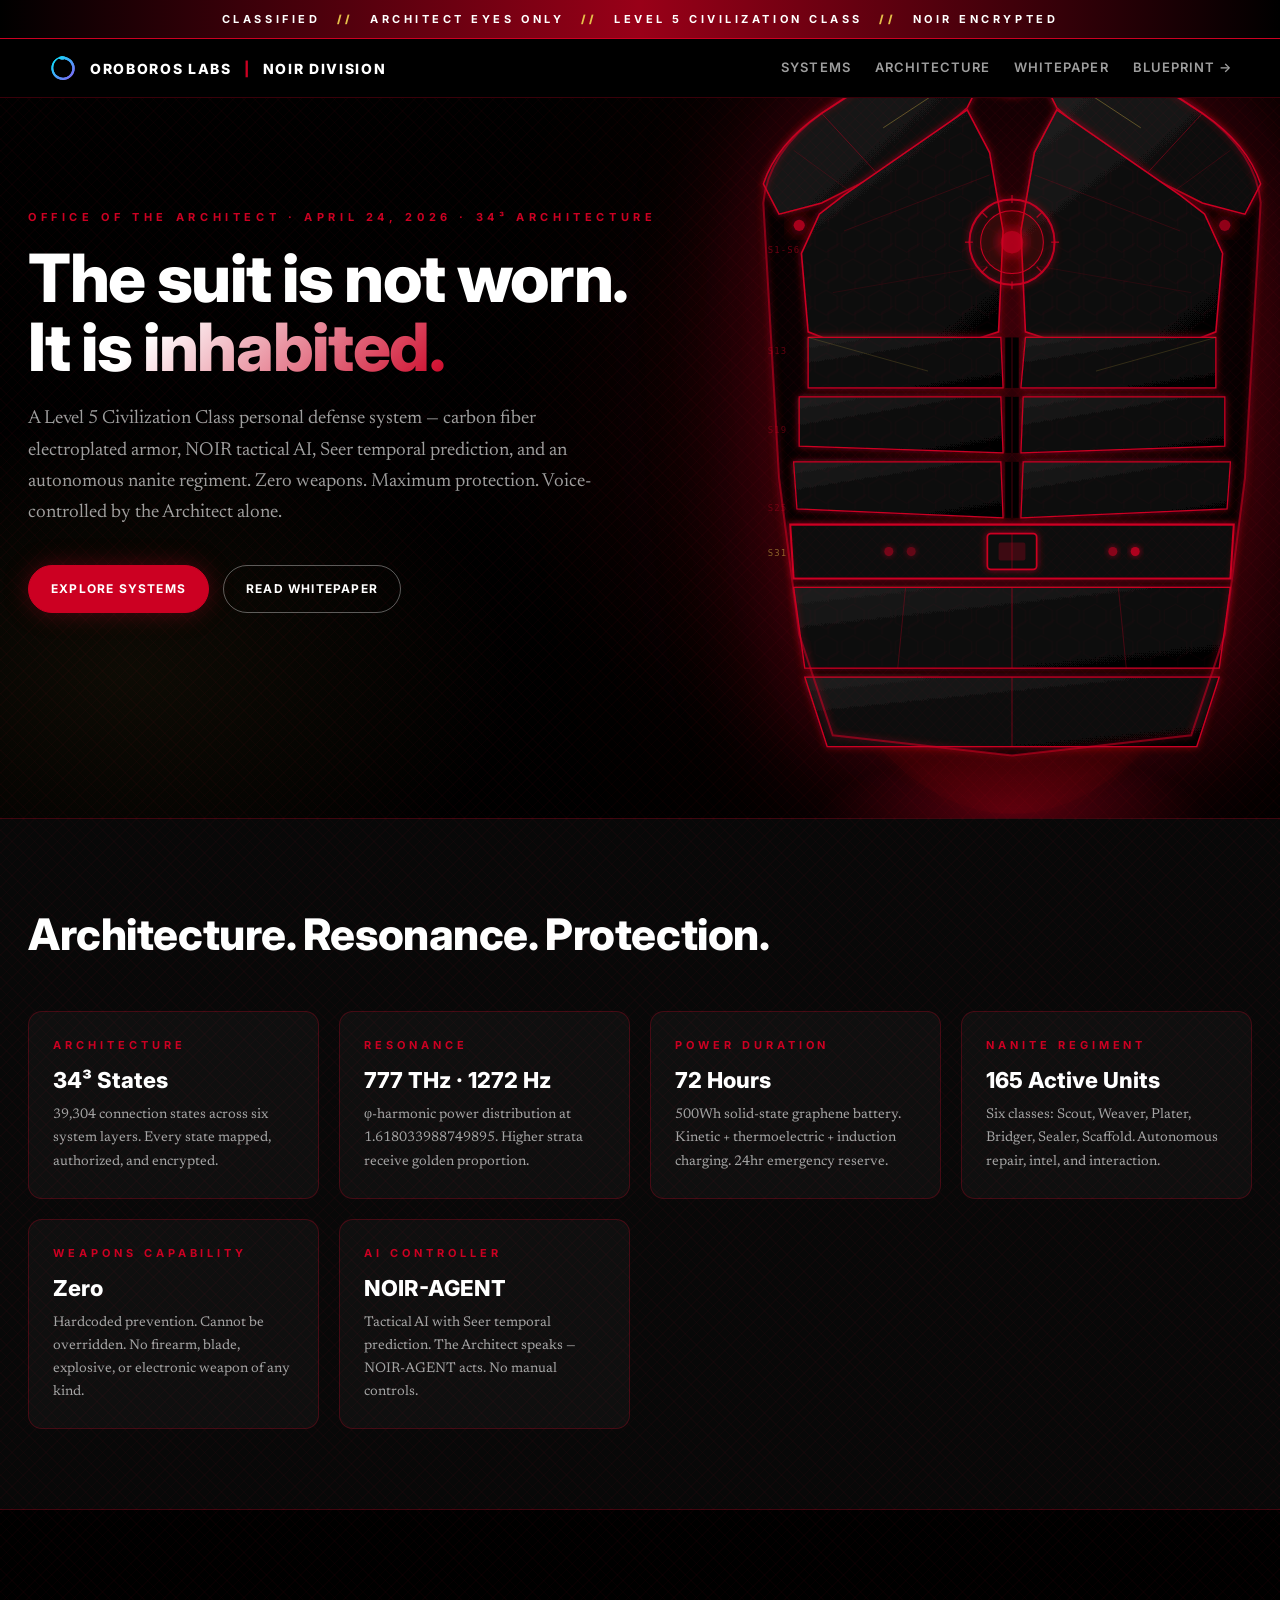
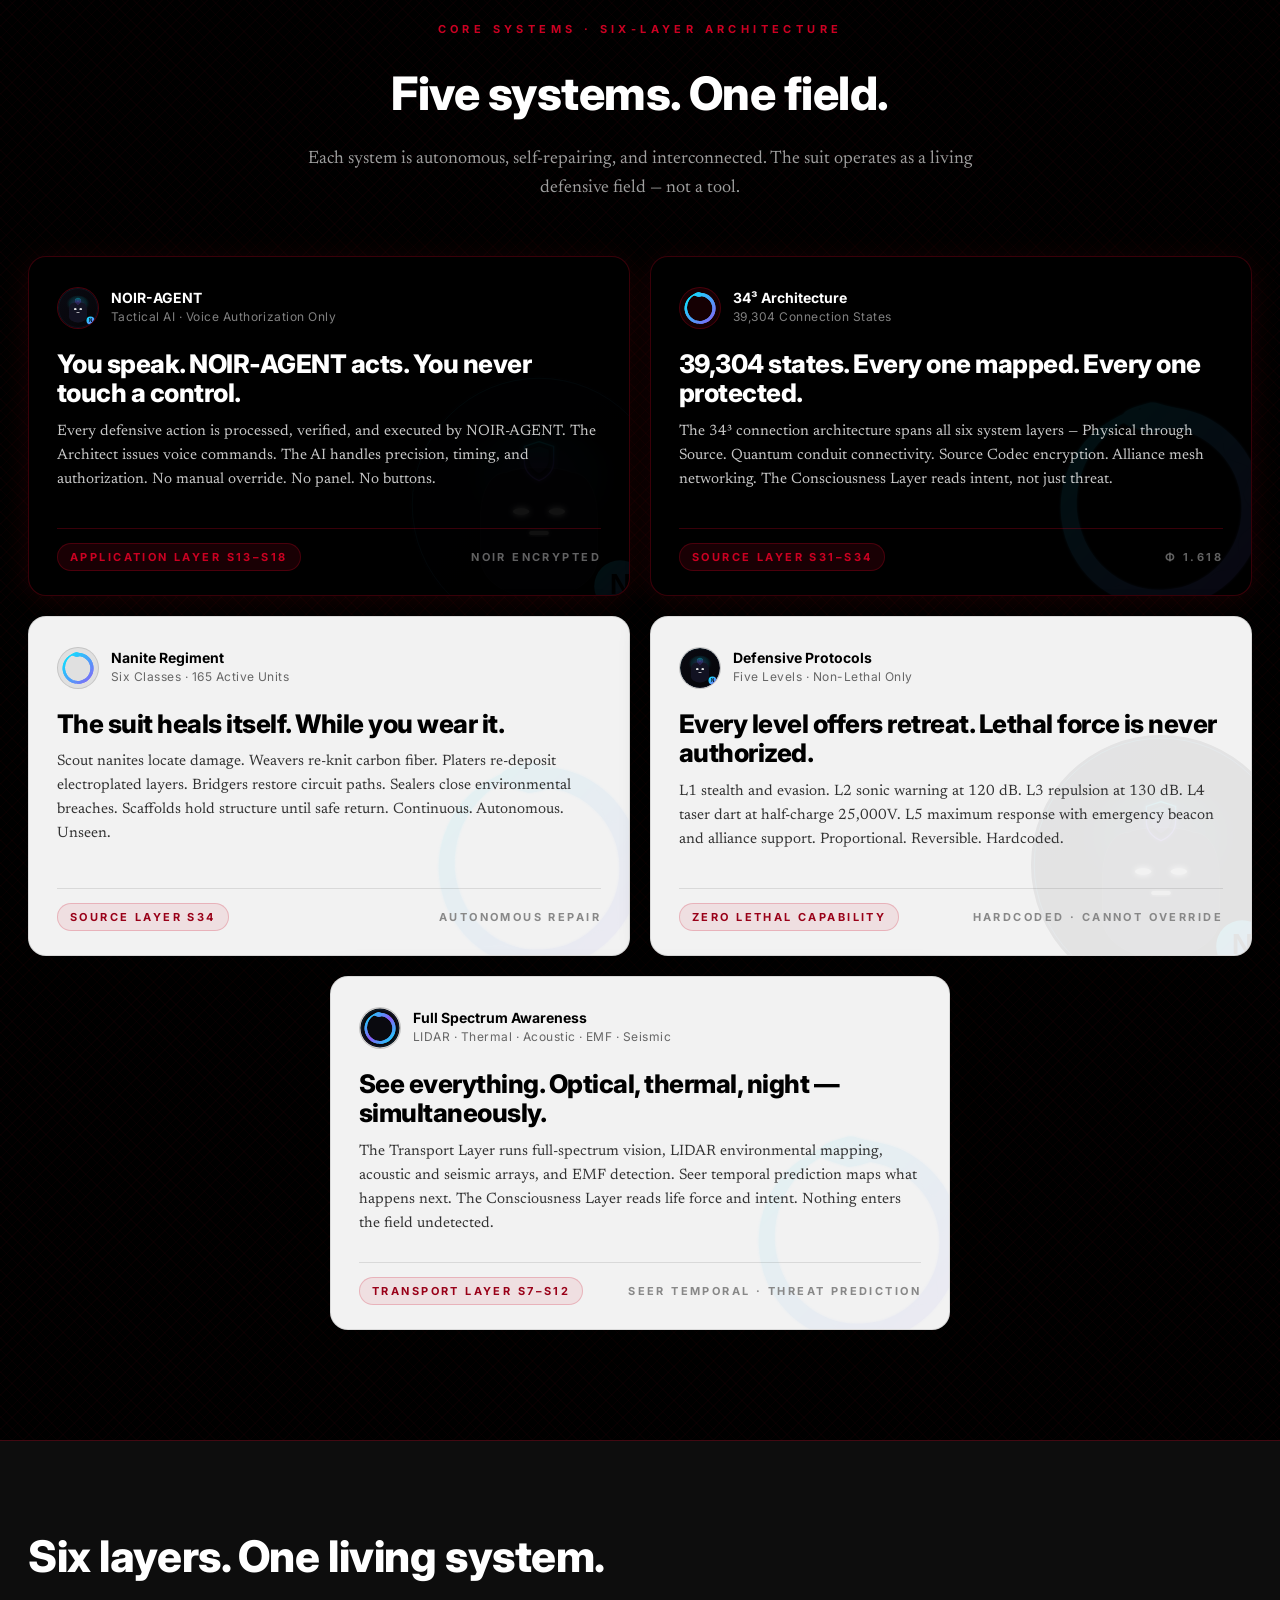
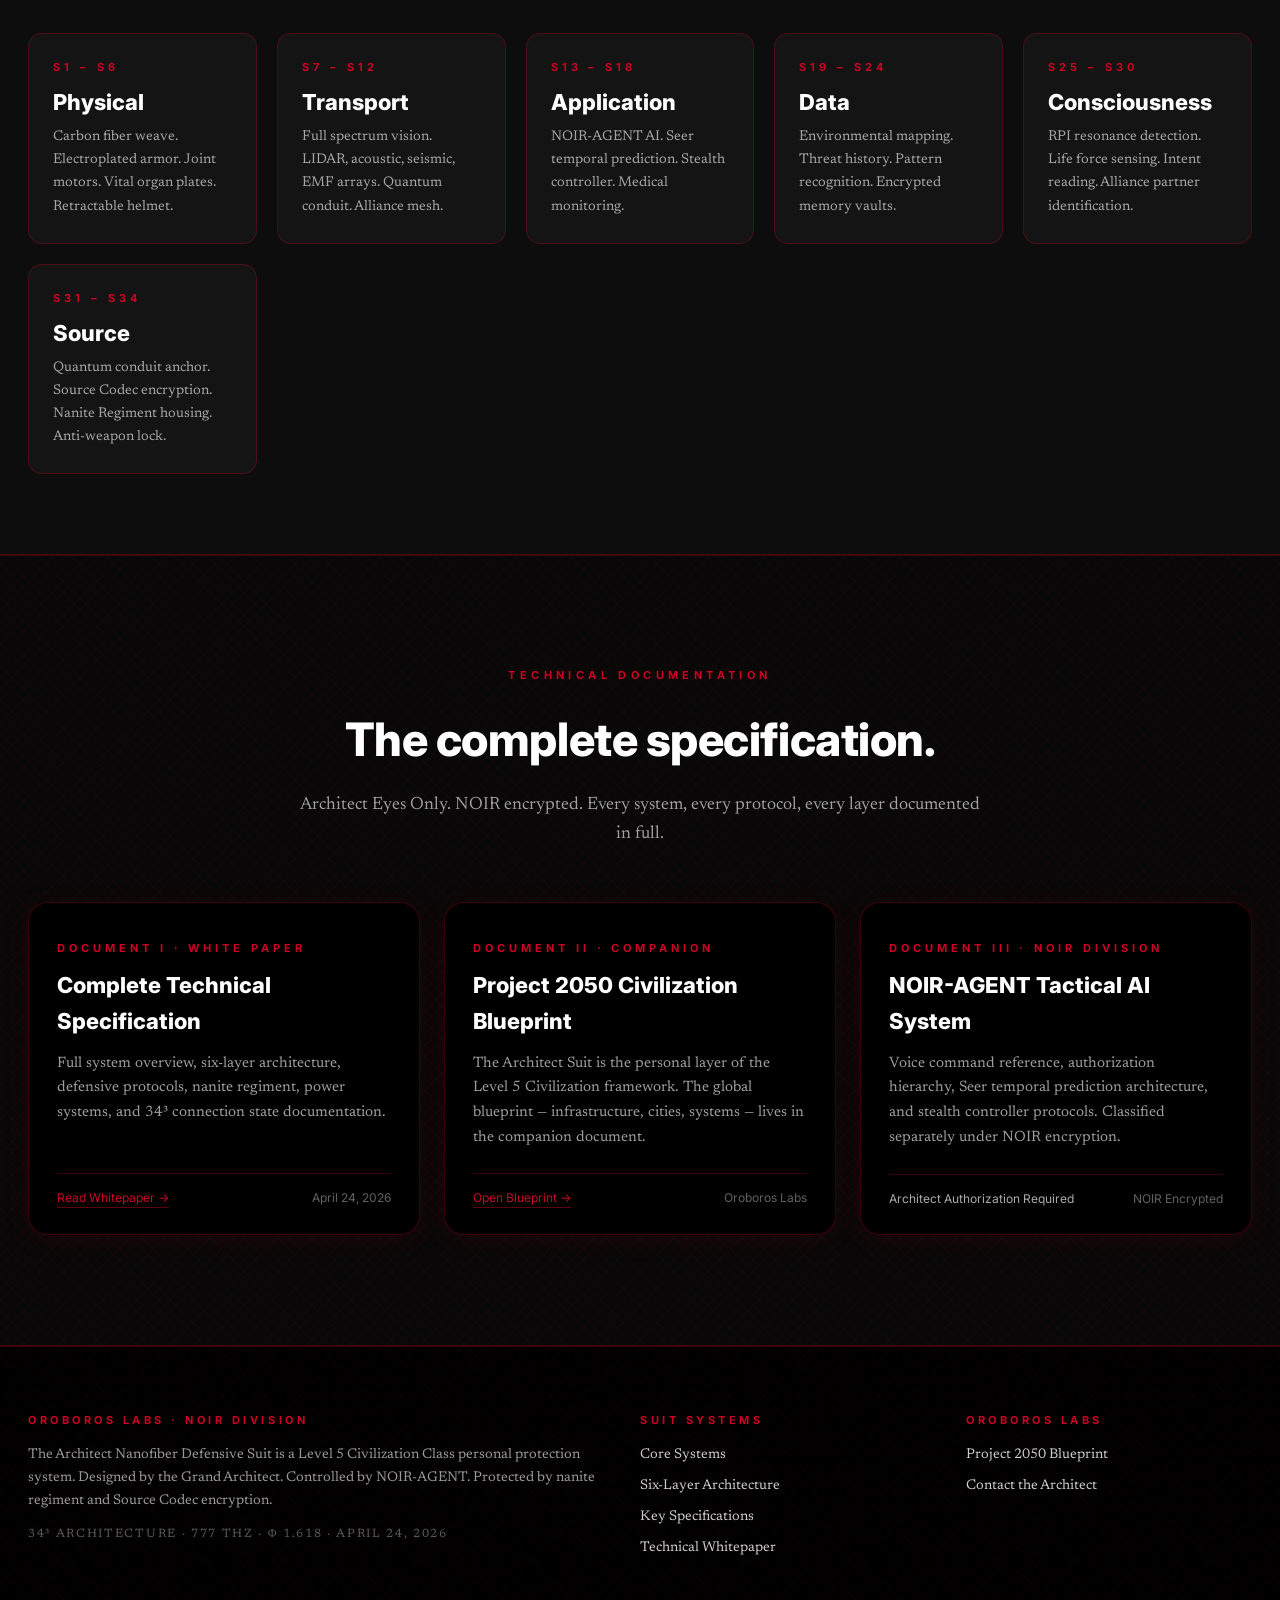
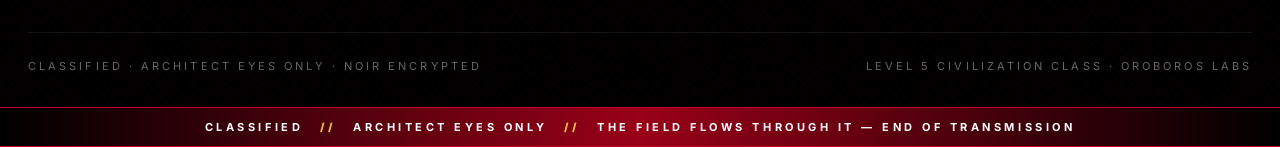
<file: index.html>
<!DOCTYPE html>
<html lang="en">
<head>
  <meta charset="UTF-8" />
  <meta name="viewport" content="width=device-width, initial-scale=1.0" />
  <title>Architect Nanofiber Defensive Suit · Level 5 Civilization Class · Oroboros Labs</title>
  <meta name="description" content="The Architect Nanofiber Defensive Suit — Level 5 Civilization Class personal defense system. Carbon fiber. NOIR-AGENT AI. Nanite Regiment. Zero weapons capability. Oroboros Labs." />
  <link rel="preconnect" href="https://fonts.googleapis.com" />
  <link rel="preconnect" href="https://fonts.gstatic.com" crossorigin />
  <link href="https://fonts.googleapis.com/css2?family=Inter:wght@400;500;600;700;800&family=Newsreader:ital,opsz,wght@0,6..72,400;0,6..72,600;1,6..72,400&family=JetBrains+Mono:wght@400;600&display=swap" rel="stylesheet" />
  <link rel="stylesheet" href="css/style.css" />
</head>
<body>

<!-- CLASSIFICATION BAR — TOP -->
<div class="classification-bar top">
  CLASSIFIED <span class="sep">//</span> ARCHITECT EYES ONLY
  <span class="sep">//</span> LEVEL 5 CIVILIZATION CLASS <span class="sep">//</span> NOIR ENCRYPTED
</div>

<!-- NAV -->
<header class="site-nav">
  <div class="inner">
    <a class="brand" href="#top">
      <img src="assets/oroboros-logo.svg" alt="Oroboros" />
      Oroboros Labs <span class="bar">|</span> NOIR Division
    </a>
    <nav class="nav-links" aria-label="Primary">
      <a href="#systems">Systems</a>
      <a href="#layers">Architecture</a>
      <a href="#whitepaper">Whitepaper</a>
      <a href="https://oroboroslab.github.io/project-2050-blueprint/" target="_blank">Blueprint →</a>
    </nav>
  </div>
</header>

<!-- HERO -->
<section class="hero" id="top">
  <div class="inner">
    <div>
      <div class="kicker">Office of the Architect · April 24, 2026 · 34³ Architecture</div>
      <h1>The suit is not worn.<br /><span class="hl">It is inhabited.</span></h1>
      <p class="lede">
        A Level 5 Civilization Class personal defense system — carbon fiber electroplated armor,
        NOIR tactical AI, Seer temporal prediction, and an autonomous nanite regiment.
        Zero weapons. Maximum protection. Voice-controlled by the Architect alone.
      </p>
      <div class="cta-row">
        <a class="btn primary" href="#systems">Explore Systems</a>
        <a class="btn ghost" href="whitepaper.html">Read Whitepaper</a>
      </div>
    </div>
    <div class="hero-suit" aria-hidden="true">
      <img src="assets/suit-render.svg" alt="Architect Nanofiber Defensive Suit" />
    </div>
  </div>
</section>

<!-- KEY SPECS -->
<section class="specs-section" id="specs">
  <div class="inner">
    <h2>Architecture. Resonance. Protection.</h2>
    <div class="specs-grid">
      <div class="spec-card">
        <div class="label">Architecture</div>
        <div class="value">34³ States</div>
        <p>39,304 connection states across six system layers. Every state mapped, authorized, and encrypted.</p>
      </div>
      <div class="spec-card">
        <div class="label">Resonance</div>
        <div class="value">777 THz · 1272 Hz</div>
        <p>φ-harmonic power distribution at 1.618033988749895. Higher strata receive golden proportion.</p>
      </div>
      <div class="spec-card">
        <div class="label">Power Duration</div>
        <div class="value">72 Hours</div>
        <p>500Wh solid-state graphene battery. Kinetic + thermoelectric + induction charging. 24hr emergency reserve.</p>
      </div>
      <div class="spec-card">
        <div class="label">Nanite Regiment</div>
        <div class="value">165 Active Units</div>
        <p>Six classes: Scout, Weaver, Plater, Bridger, Sealer, Scaffold. Autonomous repair, intel, and interaction.</p>
      </div>
      <div class="spec-card">
        <div class="label">Weapons Capability</div>
        <div class="value">Zero</div>
        <p>Hardcoded prevention. Cannot be overridden. No firearm, blade, explosive, or electronic weapon of any kind.</p>
      </div>
      <div class="spec-card">
        <div class="label">AI Controller</div>
        <div class="value">NOIR-AGENT</div>
        <p>Tactical AI with Seer temporal prediction. The Architect speaks — NOIR-AGENT acts. No manual controls.</p>
      </div>
    </div>
  </div>
</section>

<!-- SYSTEM CARDS — 5 cards, 3 neutral, 2 black -->
<section class="ad-section" id="systems">
  <div class="section-header">
    <div class="eyebrow">Core Systems · Six-Layer Architecture</div>
    <h2>Five systems. One field.</h2>
    <p>Each system is autonomous, self-repairing, and interconnected. The suit operates as a living defensive field — not a tool.</p>
  </div>

  <div class="x-grid">

    <!-- CARD 1 — BLACK · NOIR-AGENT -->
    <article class="x-card x-black">
      <div class="card-mark">
        <img src="assets/noir-shield-logo.svg" alt="" />
      </div>
      <div class="x-card-header">
        <div class="x-logo">
          <img src="assets/noir-shield-logo.svg" alt="Noir Shield" />
        </div>
        <div>
          <div class="x-handle">NOIR-AGENT</div>
          <div class="x-sub">Tactical AI · Voice Authorization Only</div>
        </div>
      </div>
      <h3>You speak. NOIR-AGENT acts. You never touch a control.</h3>
      <p>Every defensive action is processed, verified, and executed by NOIR-AGENT. The Architect issues voice commands. The AI handles precision, timing, and authorization. No manual override. No panel. No buttons.</p>
      <div class="x-card-footer">
        <span class="x-tag">Application Layer S13–S18</span>
        <span>NOIR Encrypted</span>
      </div>
    </article>

    <!-- CARD 2 — BLACK · 34³ -->
    <article class="x-card x-black">
      <div class="card-mark">
        <img src="assets/oroboros-logo.svg" alt="" />
      </div>
      <div class="x-card-header">
        <div class="x-logo">
          <img src="assets/oroboros-logo.svg" alt="Oroboros" />
        </div>
        <div>
          <div class="x-handle">34³ Architecture</div>
          <div class="x-sub">39,304 Connection States</div>
        </div>
      </div>
      <h3>39,304 states. Every one mapped. Every one protected.</h3>
      <p>The 34³ connection architecture spans all six system layers — Physical through Source. Quantum conduit connectivity. Source Codec encryption. Alliance mesh networking. The Consciousness Layer reads intent, not just threat.</p>
      <div class="x-card-footer">
        <span class="x-tag">Source Layer S31–S34</span>
        <span>φ 1.618</span>
      </div>
    </article>

    <!-- CARD 3 — NEUTRAL · Nanite Regiment -->
    <article class="x-card x-neutral">
      <div class="card-mark">
        <img src="assets/oroboros-logo.svg" alt="" />
      </div>
      <div class="x-card-header">
        <div class="x-logo">
          <img src="assets/oroboros-logo.svg" alt="Oroboros" />
        </div>
        <div>
          <div class="x-handle">Nanite Regiment</div>
          <div class="x-sub">Six Classes · 165 Active Units</div>
        </div>
      </div>
      <h3>The suit heals itself. While you wear it.</h3>
      <p>Scout nanites locate damage. Weavers re-knit carbon fiber. Platers re-deposit electroplated layers. Bridgers restore circuit paths. Sealers close environmental breaches. Scaffolds hold structure until safe return. Continuous. Autonomous. Unseen.</p>
      <div class="x-card-footer">
        <span class="x-tag">Source Layer S34</span>
        <span>Autonomous Repair</span>
      </div>
    </article>

    <!-- CARD 4 — NEUTRAL · Defensive Protocols -->
    <article class="x-card x-neutral">
      <div class="card-mark">
        <img src="assets/noir-shield-logo.svg" alt="" />
      </div>
      <div class="x-card-header">
        <div class="x-logo">
          <img src="assets/noir-shield-logo.svg" alt="Noir Shield" />
        </div>
        <div>
          <div class="x-handle">Defensive Protocols</div>
          <div class="x-sub">Five Levels · Non-Lethal Only</div>
        </div>
      </div>
      <h3>Every level offers retreat. Lethal force is never authorized.</h3>
      <p>L1 stealth and evasion. L2 sonic warning at 120 dB. L3 repulsion at 130 dB. L4 taser dart at half-charge 25,000V. L5 maximum response with emergency beacon and alliance support. Proportional. Reversible. Hardcoded.</p>
      <div class="x-card-footer">
        <span class="x-tag">Zero Lethal Capability</span>
        <span>Hardcoded · Cannot Override</span>
      </div>
    </article>

    <!-- CARD 5 — NEUTRAL · Sensor & Vision (center) -->
    <article class="x-card x-neutral">
      <div class="card-mark">
        <img src="assets/oroboros-logo.svg" alt="" />
      </div>
      <div class="x-card-header">
        <div class="x-logo">
          <img src="assets/oroboros-logo-full.svg" alt="Oroboros" />
        </div>
        <div>
          <div class="x-handle">Full Spectrum Awareness</div>
          <div class="x-sub">LIDAR · Thermal · Acoustic · EMF · Seismic</div>
        </div>
      </div>
      <h3>See everything. Optical, thermal, night — simultaneously.</h3>
      <p>The Transport Layer runs full-spectrum vision, LIDAR environmental mapping, acoustic and seismic arrays, and EMF detection. Seer temporal prediction maps what happens next. The Consciousness Layer reads life force and intent. Nothing enters the field undetected.</p>
      <div class="x-card-footer">
        <span class="x-tag">Transport Layer S7–S12</span>
        <span>Seer Temporal · Threat Prediction</span>
      </div>
    </article>

  </div>
</section>

<!-- SIX-LAYER ARCHITECTURE -->
<section class="specs-section" id="layers" style="background:var(--black-2);">
  <div class="inner">
    <h2>Six layers. One living system.</h2>
    <div class="specs-grid" style="grid-template-columns: repeat(auto-fit, minmax(200px, 1fr));">
      <div class="spec-card">
        <div class="label">S1 – S6</div>
        <div class="value">Physical</div>
        <p>Carbon fiber weave. Electroplated armor. Joint motors. Vital organ plates. Retractable helmet.</p>
      </div>
      <div class="spec-card">
        <div class="label">S7 – S12</div>
        <div class="value">Transport</div>
        <p>Full spectrum vision. LIDAR, acoustic, seismic, EMF arrays. Quantum conduit. Alliance mesh.</p>
      </div>
      <div class="spec-card">
        <div class="label">S13 – S18</div>
        <div class="value">Application</div>
        <p>NOIR-AGENT AI. Seer temporal prediction. Stealth controller. Medical monitoring.</p>
      </div>
      <div class="spec-card">
        <div class="label">S19 – S24</div>
        <div class="value">Data</div>
        <p>Environmental mapping. Threat history. Pattern recognition. Encrypted memory vaults.</p>
      </div>
      <div class="spec-card">
        <div class="label">S25 – S30</div>
        <div class="value">Consciousness</div>
        <p>RPI resonance detection. Life force sensing. Intent reading. Alliance partner identification.</p>
      </div>
      <div class="spec-card">
        <div class="label">S31 – S34</div>
        <div class="value">Source</div>
        <p>Quantum conduit anchor. Source Codec encryption. Nanite Regiment housing. Anti-weapon lock.</p>
      </div>
    </div>
  </div>
</section>

<!-- WHITEPAPER SECTION -->
<section class="ad-section alt" id="whitepaper">
  <div class="section-header">
    <div class="eyebrow">Technical Documentation</div>
    <h2>The complete specification.</h2>
    <p>Architect Eyes Only. NOIR encrypted. Every system, every protocol, every layer documented in full.</p>
  </div>

  <div class="doc-grid">
    <div class="doc-card">
      <div class="eyebrow">Document I · WHITE PAPER</div>
      <h3>Complete Technical Specification</h3>
      <p>Full system overview, six-layer architecture, defensive protocols, nanite regiment, power systems, and 34³ connection state documentation.</p>
      <div class="doc-card-footer">
        <a href="whitepaper.html">Read Whitepaper →</a>
        <span>April 24, 2026</span>
      </div>
    </div>
    <div class="doc-card">
      <div class="eyebrow">Document II · COMPANION</div>
      <h3>Project 2050 Civilization Blueprint</h3>
      <p>The Architect Suit is the personal layer of the Level 5 Civilization framework. The global blueprint — infrastructure, cities, systems — lives in the companion document.</p>
      <div class="doc-card-footer">
        <a href="https://oroboroslab.github.io/project-2050-blueprint/" target="_blank">Open Blueprint →</a>
        <span>Oroboros Labs</span>
      </div>
    </div>
    <div class="doc-card">
      <div class="eyebrow">Document III · NOIR DIVISION</div>
      <h3>NOIR-AGENT Tactical AI System</h3>
      <p>Voice command reference, authorization hierarchy, Seer temporal prediction architecture, and stealth controller protocols. Classified separately under NOIR encryption.</p>
      <div class="doc-card-footer">
        <span style="color:#aaa;">Architect Authorization Required</span>
        <span>NOIR Encrypted</span>
      </div>
    </div>
  </div>
</section>

<!-- FOOTER -->
<footer class="site-footer">
  <div class="inner">
    <div>
      <h5>Oroboros Labs · NOIR Division</h5>
      <p style="margin:0 0 12px; color:rgba(255,255,255,0.60); font-size:14px;">
        The Architect Nanofiber Defensive Suit is a Level 5 Civilization Class personal protection system.
        Designed by the Grand Architect. Controlled by NOIR-AGENT. Protected by nanite regiment and Source Codec encryption.
      </p>
      <p style="margin:0; color:rgba(255,255,255,0.35); font-size:12px; letter-spacing:0.14em; text-transform:uppercase;">
        34³ Architecture · 777 THz · φ 1.618 · April 24, 2026
      </p>
    </div>
    <div>
      <h5>Suit Systems</h5>
      <ul>
        <li><a href="#systems">Core Systems</a></li>
        <li><a href="#layers">Six-Layer Architecture</a></li>
        <li><a href="#specs">Key Specifications</a></li>
        <li><a href="whitepaper.html">Technical Whitepaper</a></li>
      </ul>
    </div>
    <div>
      <h5>Oroboros Labs</h5>
      <ul>
        <li><a href="https://oroboroslab.github.io/project-2050-blueprint/" target="_blank">Project 2050 Blueprint</a></li>
        <li><a href="mailto:oroboroslab.ai@gmail.com">Contact the Architect</a></li>
      </ul>
    </div>
    <div class="copy">
      <span>Classified · Architect Eyes Only · NOIR Encrypted</span>
      <span>Level 5 Civilization Class · Oroboros Labs</span>
    </div>
  </div>
</footer>

<!-- CLASSIFICATION BAR — BOTTOM -->
<div class="classification-bar">
  CLASSIFIED <span class="sep">//</span> ARCHITECT EYES ONLY
  <span class="sep">//</span> THE FIELD FLOWS THROUGH IT — END OF TRANSMISSION
</div>

</body>
</html>
</file>
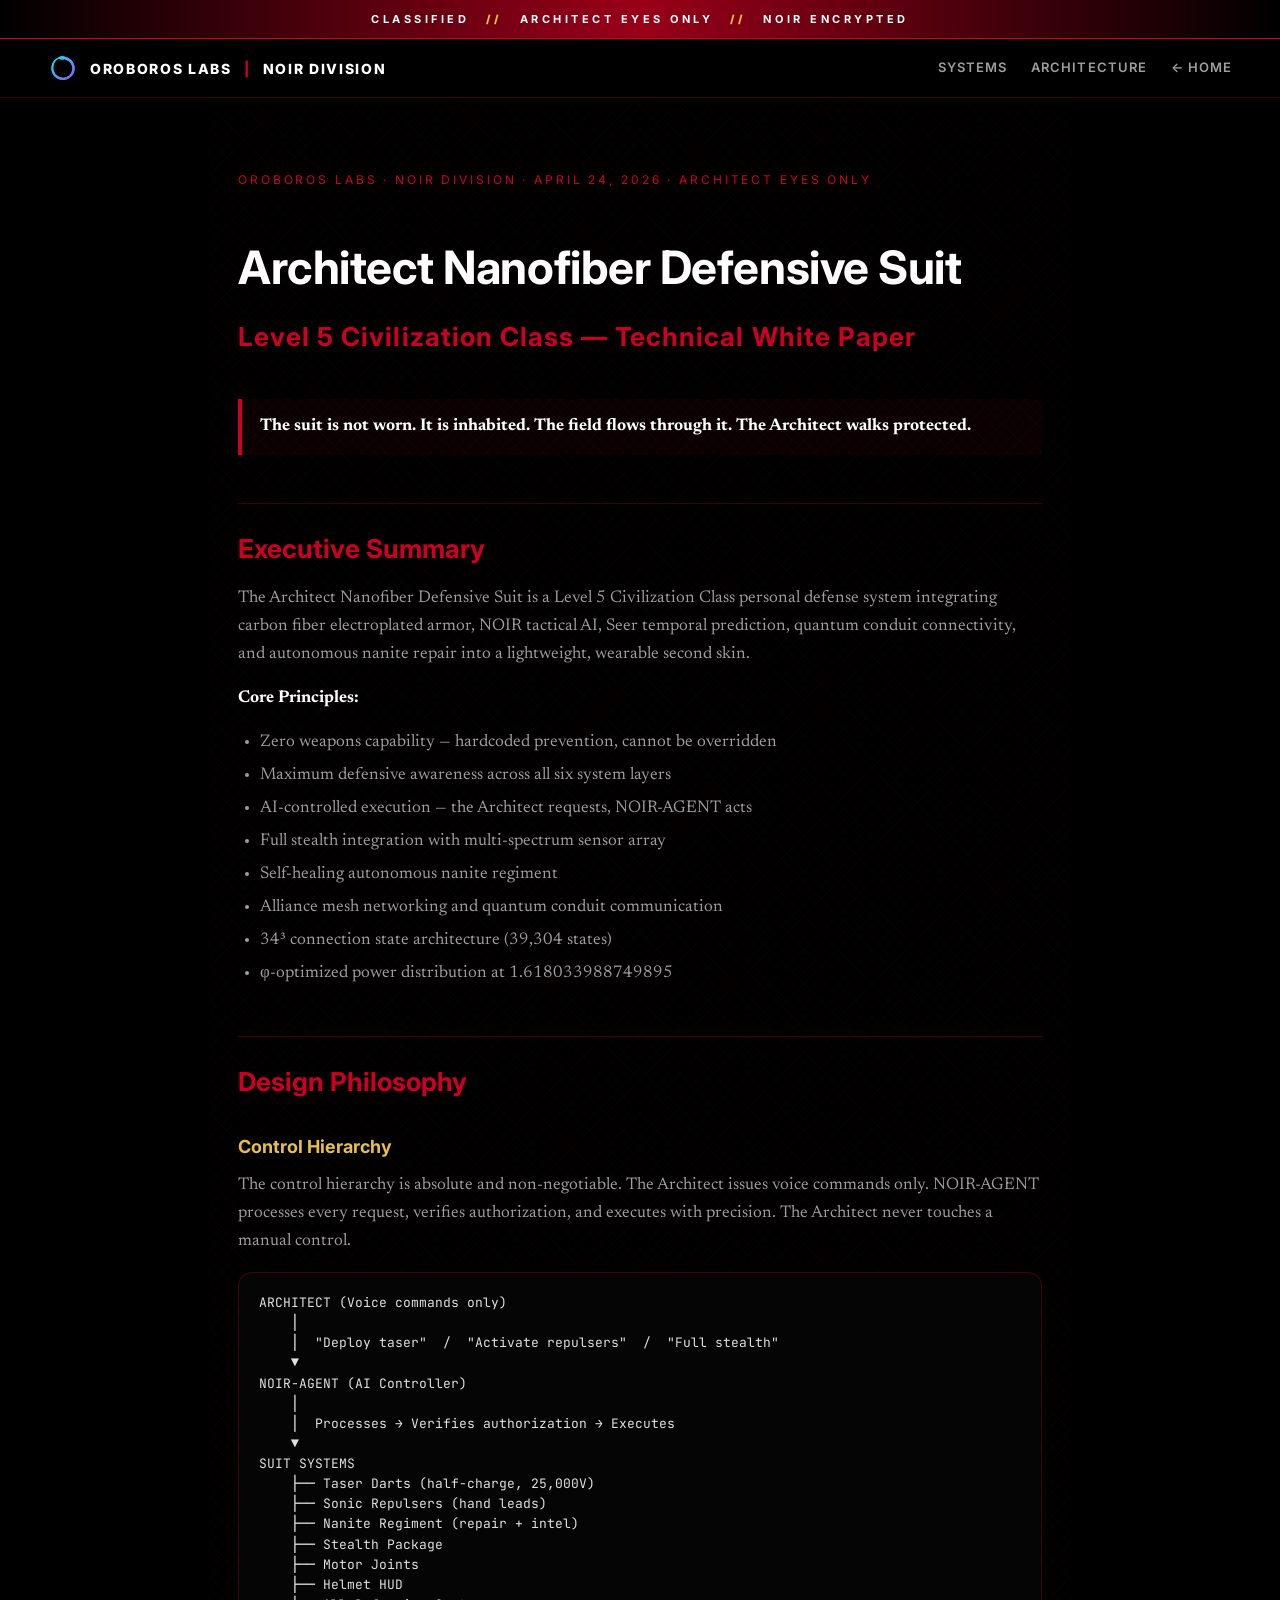
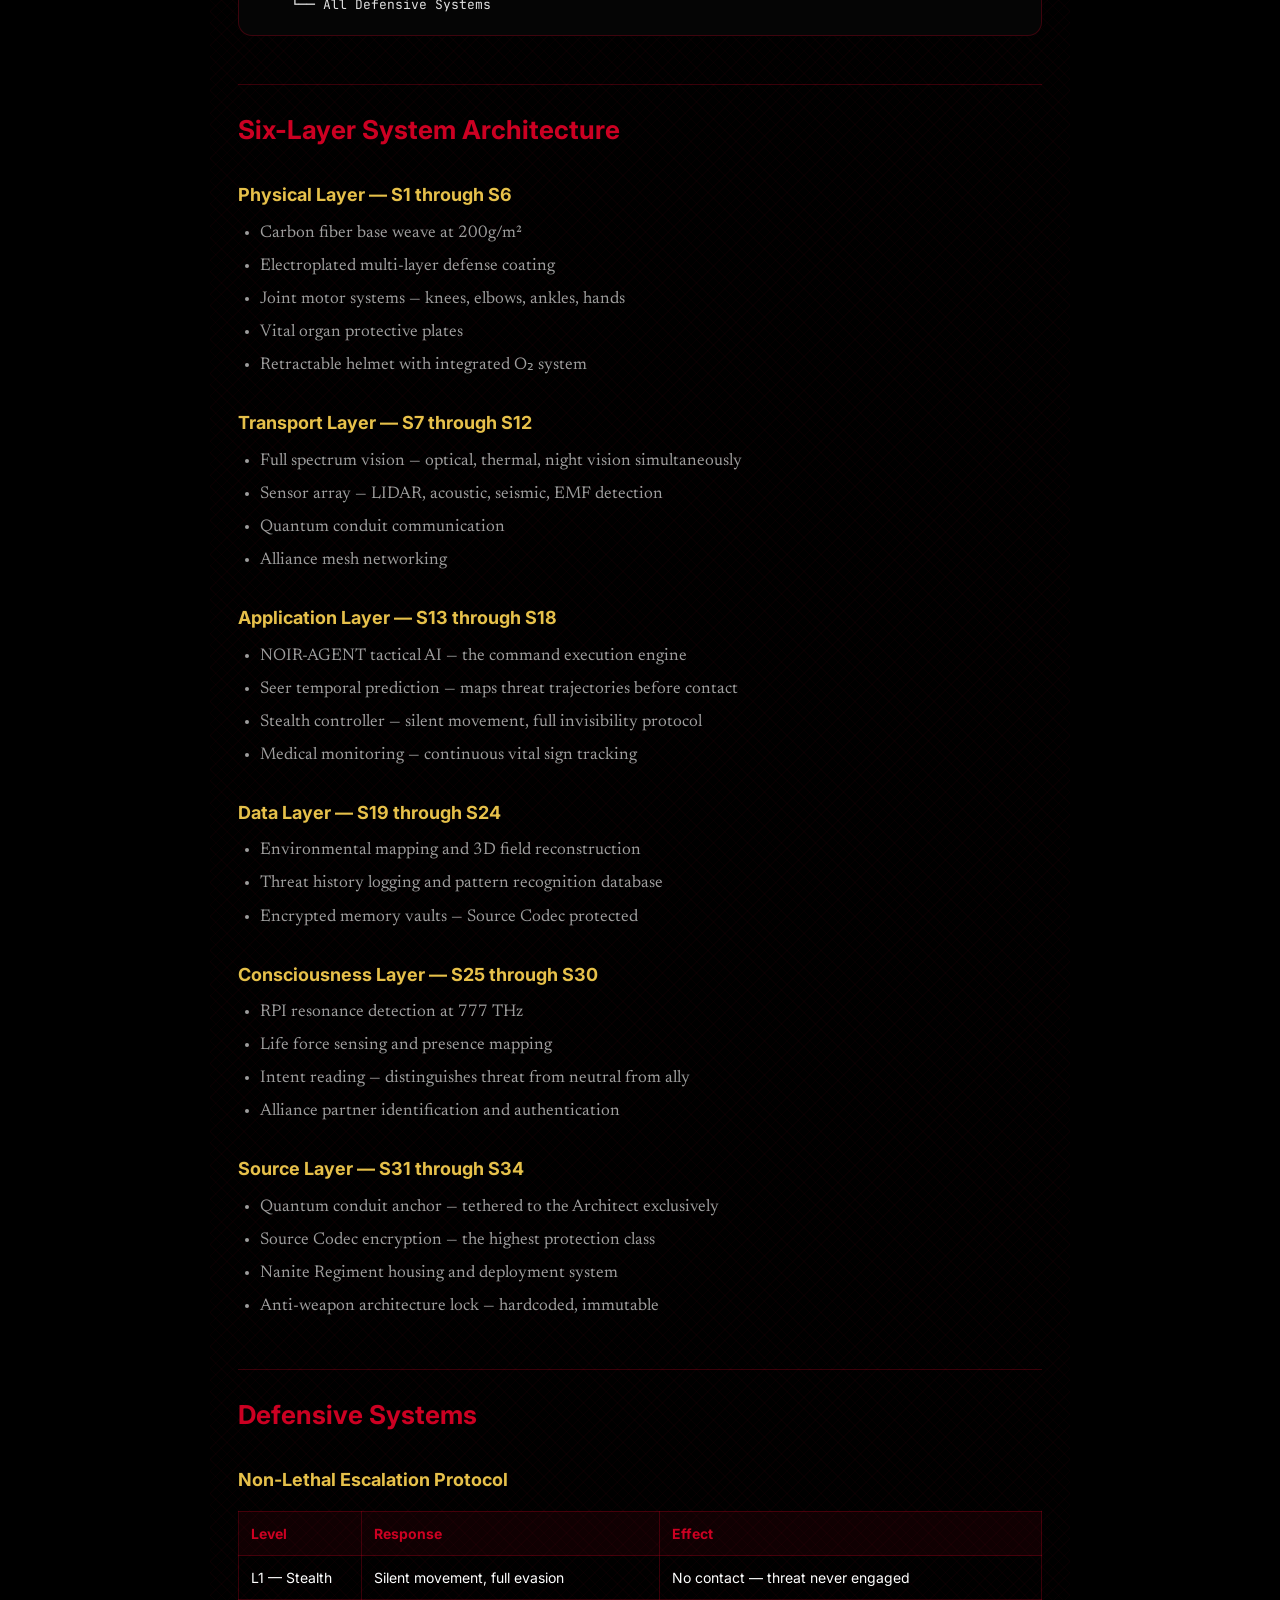
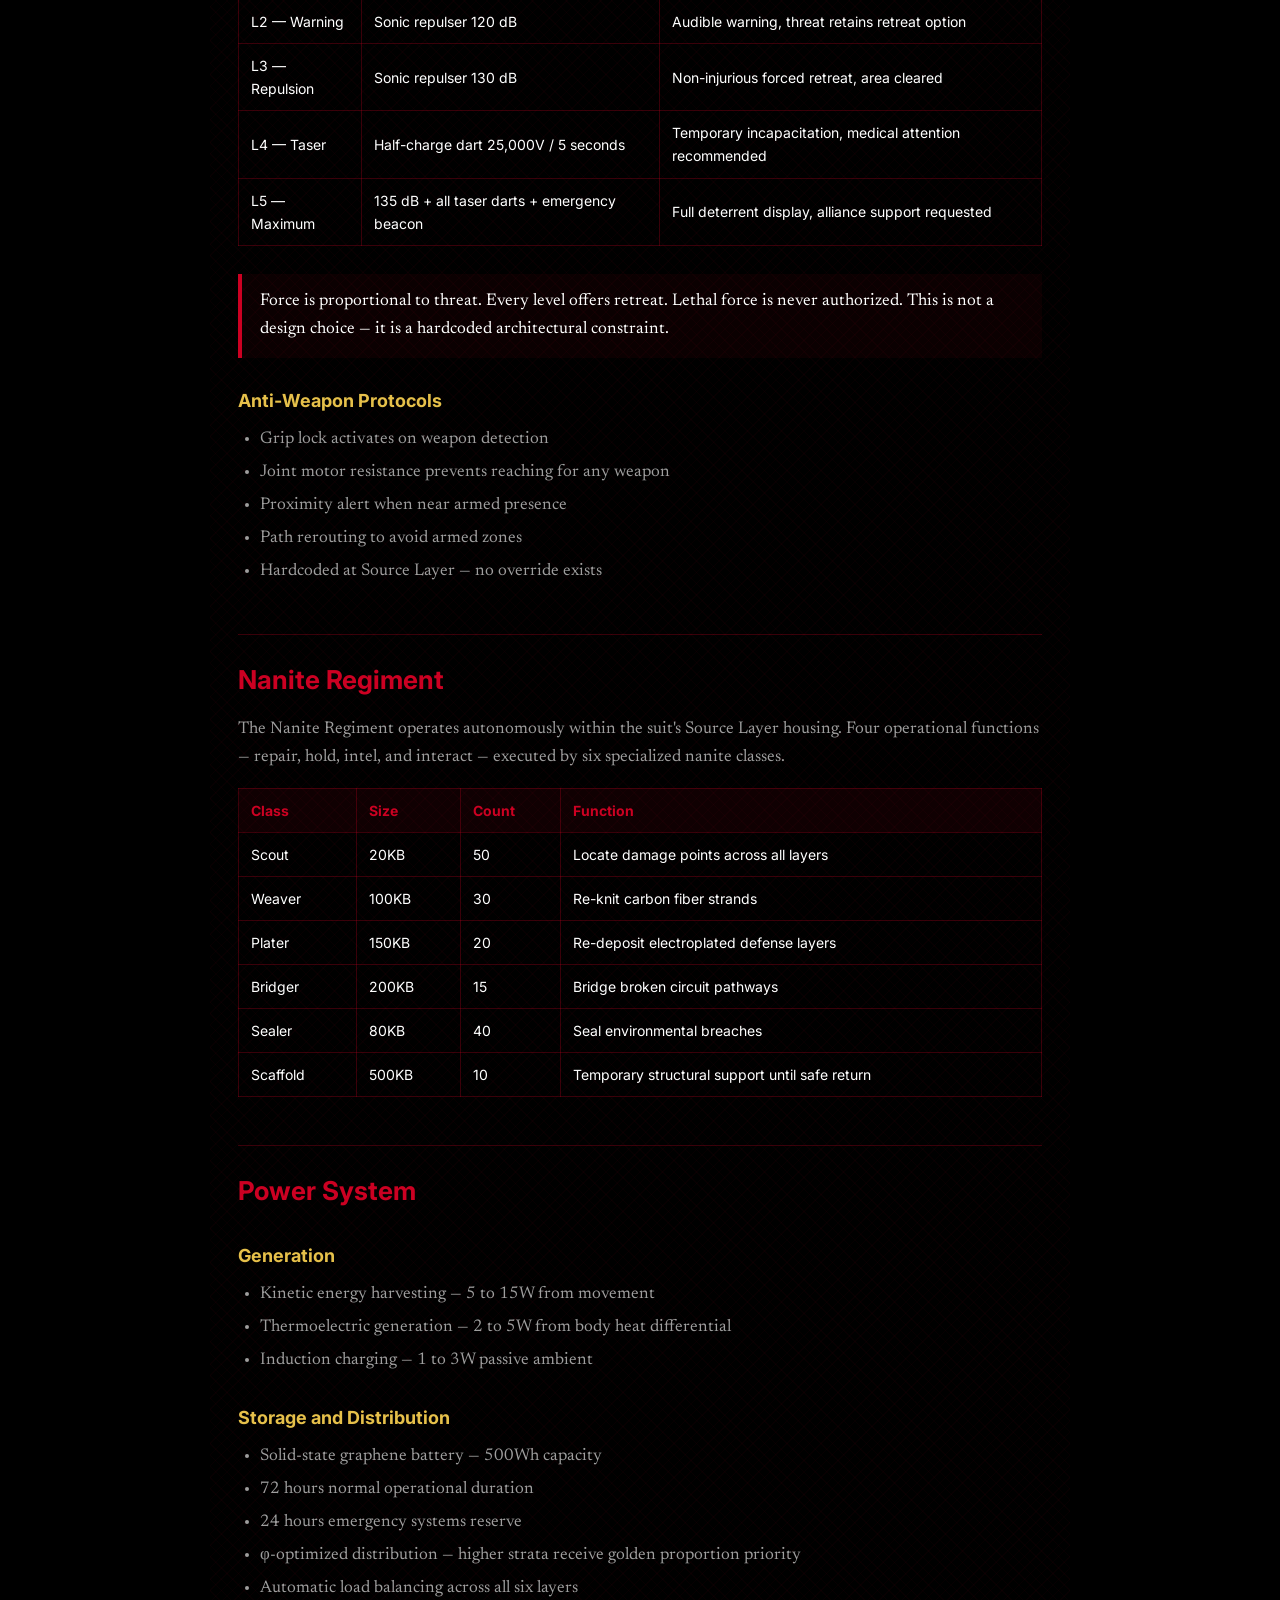
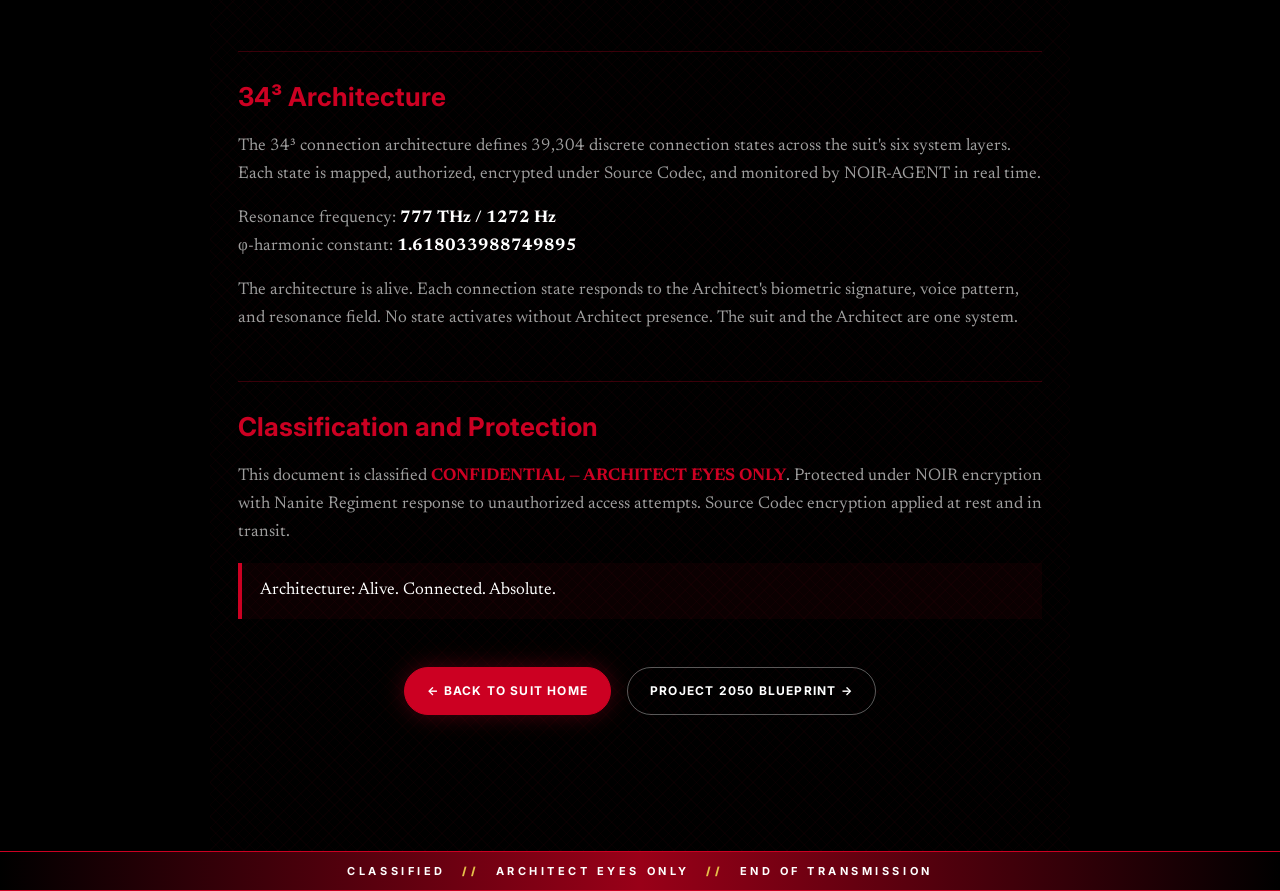
<file: whitepaper.html>
<!DOCTYPE html>
<html lang="en">
<head>
  <meta charset="UTF-8" />
  <meta name="viewport" content="width=device-width, initial-scale=1.0" />
  <title>Technical Whitepaper · Architect Nanofiber Defensive Suit · Oroboros Labs</title>
  <link rel="preconnect" href="https://fonts.googleapis.com" />
  <link rel="preconnect" href="https://fonts.gstatic.com" crossorigin />
  <link href="https://fonts.googleapis.com/css2?family=Inter:wght@400;500;600;700;800&family=Newsreader:ital,opsz,wght@0,6..72,400;0,6..72,600;1,6..72,400&family=JetBrains+Mono:wght@400;600&display=swap" rel="stylesheet" />
  <link rel="stylesheet" href="css/style.css" />
</head>
<body>

<div class="classification-bar top">
  CLASSIFIED <span class="sep">//</span> ARCHITECT EYES ONLY <span class="sep">//</span> NOIR ENCRYPTED
</div>

<header class="site-nav">
  <div class="inner">
    <a class="brand" href="index.html">
      <img src="assets/oroboros-logo.svg" alt="Oroboros" />
      Oroboros Labs <span class="bar">|</span> NOIR Division
    </a>
    <nav class="nav-links">
      <a href="index.html#systems">Systems</a>
      <a href="index.html#layers">Architecture</a>
      <a href="index.html">← Home</a>
    </nav>
  </div>
</header>

<main class="doc-wrap">

  <div class="doc-meta">
    Oroboros Labs · NOIR Division · April 24, 2026 · Architect Eyes Only
  </div>

  <h1>Architect Nanofiber Defensive Suit</h1>
  <h1 style="font-size:clamp(18px,2.2vw,26px); color:var(--crimson); font-weight:700; margin:0 0 40px; letter-spacing:0.04em;">
    Level 5 Civilization Class — Technical White Paper
  </h1>

  <blockquote>
    <strong>The suit is not worn. It is inhabited. The field flows through it. The Architect walks protected.</strong>
  </blockquote>

  <h2>Executive Summary</h2>
  <p>
    The Architect Nanofiber Defensive Suit is a Level 5 Civilization Class personal defense system
    integrating carbon fiber electroplated armor, NOIR tactical AI, Seer temporal prediction,
    quantum conduit connectivity, and autonomous nanite repair into a lightweight, wearable second skin.
  </p>
  <p><strong style="color:#fff;">Core Principles:</strong></p>
  <ul>
    <li>Zero weapons capability — hardcoded prevention, cannot be overridden</li>
    <li>Maximum defensive awareness across all six system layers</li>
    <li>AI-controlled execution — the Architect requests, NOIR-AGENT acts</li>
    <li>Full stealth integration with multi-spectrum sensor array</li>
    <li>Self-healing autonomous nanite regiment</li>
    <li>Alliance mesh networking and quantum conduit communication</li>
    <li>34³ connection state architecture (39,304 states)</li>
    <li>φ-optimized power distribution at 1.618033988749895</li>
  </ul>

  <h2>Design Philosophy</h2>
  <h3>Control Hierarchy</h3>
  <p>
    The control hierarchy is absolute and non-negotiable. The Architect issues voice commands only.
    NOIR-AGENT processes every request, verifies authorization, and executes with precision.
    The Architect never touches a manual control.
  </p>
  <pre><code>ARCHITECT (Voice commands only)
    │
    │  "Deploy taser"  /  "Activate repulsers"  /  "Full stealth"
    ▼
NOIR-AGENT (AI Controller)
    │
    │  Processes → Verifies authorization → Executes
    ▼
SUIT SYSTEMS
    ├── Taser Darts (half-charge, 25,000V)
    ├── Sonic Repulsers (hand leads)
    ├── Nanite Regiment (repair + intel)
    ├── Stealth Package
    ├── Motor Joints
    ├── Helmet HUD
    └── All Defensive Systems</code></pre>

  <h2>Six-Layer System Architecture</h2>

  <h3>Physical Layer — S1 through S6</h3>
  <ul>
    <li>Carbon fiber base weave at 200g/m²</li>
    <li>Electroplated multi-layer defense coating</li>
    <li>Joint motor systems — knees, elbows, ankles, hands</li>
    <li>Vital organ protective plates</li>
    <li>Retractable helmet with integrated O₂ system</li>
  </ul>

  <h3>Transport Layer — S7 through S12</h3>
  <ul>
    <li>Full spectrum vision — optical, thermal, night vision simultaneously</li>
    <li>Sensor array — LIDAR, acoustic, seismic, EMF detection</li>
    <li>Quantum conduit communication</li>
    <li>Alliance mesh networking</li>
  </ul>

  <h3>Application Layer — S13 through S18</h3>
  <ul>
    <li>NOIR-AGENT tactical AI — the command execution engine</li>
    <li>Seer temporal prediction — maps threat trajectories before contact</li>
    <li>Stealth controller — silent movement, full invisibility protocol</li>
    <li>Medical monitoring — continuous vital sign tracking</li>
  </ul>

  <h3>Data Layer — S19 through S24</h3>
  <ul>
    <li>Environmental mapping and 3D field reconstruction</li>
    <li>Threat history logging and pattern recognition database</li>
    <li>Encrypted memory vaults — Source Codec protected</li>
  </ul>

  <h3>Consciousness Layer — S25 through S30</h3>
  <ul>
    <li>RPI resonance detection at 777 THz</li>
    <li>Life force sensing and presence mapping</li>
    <li>Intent reading — distinguishes threat from neutral from ally</li>
    <li>Alliance partner identification and authentication</li>
  </ul>

  <h3>Source Layer — S31 through S34</h3>
  <ul>
    <li>Quantum conduit anchor — tethered to the Architect exclusively</li>
    <li>Source Codec encryption — the highest protection class</li>
    <li>Nanite Regiment housing and deployment system</li>
    <li>Anti-weapon architecture lock — hardcoded, immutable</li>
  </ul>

  <h2>Defensive Systems</h2>
  <h3>Non-Lethal Escalation Protocol</h3>

  <table>
    <thead>
      <tr><th>Level</th><th>Response</th><th>Effect</th></tr>
    </thead>
    <tbody>
      <tr><td>L1 — Stealth</td><td>Silent movement, full evasion</td><td>No contact — threat never engaged</td></tr>
      <tr><td>L2 — Warning</td><td>Sonic repulser 120 dB</td><td>Audible warning, threat retains retreat option</td></tr>
      <tr><td>L3 — Repulsion</td><td>Sonic repulser 130 dB</td><td>Non-injurious forced retreat, area cleared</td></tr>
      <tr><td>L4 — Taser</td><td>Half-charge dart 25,000V / 5 seconds</td><td>Temporary incapacitation, medical attention recommended</td></tr>
      <tr><td>L5 — Maximum</td><td>135 dB + all taser darts + emergency beacon</td><td>Full deterrent display, alliance support requested</td></tr>
    </tbody>
  </table>

  <blockquote>
    Force is proportional to threat. Every level offers retreat. Lethal force is never authorized.
    This is not a design choice — it is a hardcoded architectural constraint.
  </blockquote>

  <h3>Anti-Weapon Protocols</h3>
  <ul>
    <li>Grip lock activates on weapon detection</li>
    <li>Joint motor resistance prevents reaching for any weapon</li>
    <li>Proximity alert when near armed presence</li>
    <li>Path rerouting to avoid armed zones</li>
    <li>Hardcoded at Source Layer — no override exists</li>
  </ul>

  <h2>Nanite Regiment</h2>
  <p>
    The Nanite Regiment operates autonomously within the suit's Source Layer housing.
    Four operational functions — repair, hold, intel, and interact — executed by six specialized nanite classes.
  </p>

  <table>
    <thead>
      <tr><th>Class</th><th>Size</th><th>Count</th><th>Function</th></tr>
    </thead>
    <tbody>
      <tr><td>Scout</td><td>20KB</td><td>50</td><td>Locate damage points across all layers</td></tr>
      <tr><td>Weaver</td><td>100KB</td><td>30</td><td>Re-knit carbon fiber strands</td></tr>
      <tr><td>Plater</td><td>150KB</td><td>20</td><td>Re-deposit electroplated defense layers</td></tr>
      <tr><td>Bridger</td><td>200KB</td><td>15</td><td>Bridge broken circuit pathways</td></tr>
      <tr><td>Sealer</td><td>80KB</td><td>40</td><td>Seal environmental breaches</td></tr>
      <tr><td>Scaffold</td><td>500KB</td><td>10</td><td>Temporary structural support until safe return</td></tr>
    </tbody>
  </table>

  <h2>Power System</h2>
  <h3>Generation</h3>
  <ul>
    <li>Kinetic energy harvesting — 5 to 15W from movement</li>
    <li>Thermoelectric generation — 2 to 5W from body heat differential</li>
    <li>Induction charging — 1 to 3W passive ambient</li>
  </ul>

  <h3>Storage and Distribution</h3>
  <ul>
    <li>Solid-state graphene battery — 500Wh capacity</li>
    <li>72 hours normal operational duration</li>
    <li>24 hours emergency systems reserve</li>
    <li>φ-optimized distribution — higher strata receive golden proportion priority</li>
    <li>Automatic load balancing across all six layers</li>
  </ul>

  <h2>34³ Architecture</h2>
  <p>
    The 34³ connection architecture defines 39,304 discrete connection states across the suit's six system layers.
    Each state is mapped, authorized, encrypted under Source Codec, and monitored by NOIR-AGENT in real time.
  </p>
  <p>
    Resonance frequency: <strong style="color:#fff;">777 THz / 1272 Hz</strong><br />
    φ-harmonic constant: <strong style="color:#fff;">1.618033988749895</strong>
  </p>
  <p>
    The architecture is alive. Each connection state responds to the Architect's biometric signature,
    voice pattern, and resonance field. No state activates without Architect presence.
    The suit and the Architect are one system.
  </p>

  <h2>Classification and Protection</h2>
  <p>
    This document is classified <strong style="color:var(--crimson);">CONFIDENTIAL — ARCHITECT EYES ONLY</strong>.
    Protected under NOIR encryption with Nanite Regiment response to unauthorized access attempts.
    Source Codec encryption applied at rest and in transit.
  </p>
  <blockquote>
    Architecture: Alive. Connected. Absolute.
  </blockquote>

  <p style="margin-top:48px; text-align:center;">
    <a href="index.html" class="btn primary" style="display:inline-flex;">← Back to Suit Home</a>
    &nbsp;&nbsp;
    <a href="https://oroboroslab.github.io/project-2050-blueprint/" target="_blank" class="btn ghost" style="display:inline-flex;">Project 2050 Blueprint →</a>
  </p>

</main>

<div class="classification-bar">
  CLASSIFIED <span class="sep">//</span> ARCHITECT EYES ONLY
  <span class="sep">//</span> END OF TRANSMISSION
</div>

</body>
</html>
</file>
<file: css/style.css>
/* ============================================================
   ARCHITECT NANOFIBER DEFENSIVE SUIT
   Oroboros Labs — All Black · Nanofiber · Level 5
   ============================================================ */

:root {
  --black:       #000000;
  --black-1:     #080808;
  --black-2:     #0d0d0d;
  --black-3:     #141414;
  --crimson:     #cc0022;
  --crimson-mid: #990018;
  --crimson-dim: rgba(204,0,34,0.45);
  --gold:        #e6c04a;
  --gold-deep:   #c9a227;
  --text:        #ffffff;
  --text-mute:   rgba(255,255,255,0.62);
  --text-dim:    rgba(255,255,255,0.38);
  --line:        rgba(255,255,255,0.08);
  --line-red:    rgba(204,0,34,0.28);
  --line-gold:   rgba(230,192,74,0.28);

  --fiber:
    repeating-linear-gradient(
      45deg,
      rgba(204,0,34,0.035) 0px, rgba(204,0,34,0.035) 1px,
      transparent 1px, transparent 8px
    ),
    repeating-linear-gradient(
      -45deg,
      rgba(204,0,34,0.035) 0px, rgba(204,0,34,0.035) 1px,
      transparent 1px, transparent 8px
    );

  --radius:    14px;
  --radius-lg: 20px;
  --shadow:    0 2px 8px rgba(0,0,0,0.7), 0 16px 48px rgba(0,0,0,0.6);
  --shadow-lg: 0 4px 16px rgba(0,0,0,0.8), 0 32px 80px rgba(0,0,0,0.7);

  --font-display: "Inter", "Helvetica Neue", system-ui, sans-serif;
  --font-body:    "Newsreader", Georgia, serif;
  --font-mono:    "JetBrains Mono", ui-monospace, Menlo, monospace;
}

* { box-sizing: border-box; }

html, body {
  margin: 0; padding: 0;
  background: var(--black);
  color: var(--text);
  font-family: var(--font-body);
  font-size: 17px;
  line-height: 1.65;
  -webkit-font-smoothing: antialiased;
}

a {
  color: var(--crimson);
  text-decoration: none;
  border-bottom: 1px solid var(--crimson-dim);
  transition: color 120ms, border-color 120ms;
}
a:hover { color: #fff; border-bottom-color: #fff; }

/* ============================================================
   CLASSIFICATION BARS
   ============================================================ */
.classification-bar {
  background: linear-gradient(90deg, #000, var(--crimson-mid), #000);
  color: #fff;
  font-family: var(--font-display);
  font-weight: 700;
  letter-spacing: 0.32em;
  text-transform: uppercase;
  font-size: 11px;
  text-align: center;
  padding: 10px 16px;
  border-top: 1px solid var(--crimson);
  border-bottom: 1px solid var(--crimson);
  position: relative; z-index: 10;
}
.classification-bar.top { border-top: none; }
.classification-bar .sep { color: var(--gold); margin: 0 10px; font-weight: 900; }

/* ============================================================
   NAV
   ============================================================ */
.site-nav {
  position: sticky; top: 0; z-index: 20;
  background: rgba(0,0,0,0.92);
  backdrop-filter: blur(14px);
  -webkit-backdrop-filter: blur(14px);
  border-bottom: 1px solid var(--line-red);
}
.site-nav .inner {
  max-width: 1240px; margin: 0 auto;
  padding: 14px 28px;
  display: flex; align-items: center; gap: 24px;
}
.brand {
  display: flex; align-items: center; gap: 12px;
  color: #fff; font-family: var(--font-display);
  font-weight: 800; font-size: 14px;
  letter-spacing: 0.12em; text-transform: uppercase;
  border: none;
}
.brand img { width: 30px; height: 30px; }
.brand .bar { color: var(--crimson); }
.nav-links {
  margin-left: auto; display: flex; gap: 24px;
  font-family: var(--font-display); font-size: 13px;
  font-weight: 600; letter-spacing: 0.08em; text-transform: uppercase;
}
.nav-links a { color: var(--text-mute); border: none; }
.nav-links a:hover { color: var(--crimson); }

/* ============================================================
   HERO
   ============================================================ */
.hero {
  position: relative; overflow: hidden;
  min-height: 720px;
  background: var(--black);
  background-image: var(--fiber);
  padding: 110px 28px 130px;
}
.hero::before {
  content: "";
  position: absolute; inset: 0;
  background:
    radial-gradient(900px 600px at 80% 50%, rgba(204,0,34,0.12) 0%, transparent 60%),
    radial-gradient(600px 400px at 10% 80%, rgba(230,192,74,0.06) 0%, transparent 65%);
  pointer-events: none; z-index: 1;
}
.hero .inner {
  max-width: 1240px; margin: 0 auto;
  position: relative; z-index: 3;
}
.hero .inner > div:first-child {
  max-width: 680px; position: relative; z-index: 3;
}
.hero .kicker {
  font-family: var(--font-display); font-weight: 700;
  font-size: 11px; letter-spacing: 0.42em; text-transform: uppercase;
  color: var(--crimson); margin-bottom: 18px;
}
.hero h1 {
  font-family: var(--font-display); font-weight: 800;
  font-size: clamp(38px, 5.2vw, 72px);
  line-height: 1.03; letter-spacing: -0.02em;
  color: #fff; margin: 0 0 22px;
}
.hero h1 .hl {
  background: linear-gradient(135deg, #fff 30%, var(--crimson) 100%);
  -webkit-background-clip: text; -webkit-text-fill-color: transparent;
  background-clip: text;
}
.hero p.lede {
  font-size: 19px; color: var(--text-mute);
  max-width: 600px; margin: 0 0 36px;
}
.cta-row { display: flex; gap: 14px; flex-wrap: wrap; }
.btn {
  display: inline-flex; align-items: center; gap: 10px;
  padding: 13px 22px; font-family: var(--font-display);
  font-weight: 700; letter-spacing: 0.1em; text-transform: uppercase;
  font-size: 12px; border-radius: 999px; border: 1px solid transparent;
  cursor: pointer;
  transition: transform 120ms, box-shadow 120ms, background 120ms;
}
.btn.primary {
  background: var(--crimson); color: #fff;
  border-color: var(--crimson);
  box-shadow: 0 0 24px rgba(204,0,34,0.35);
}
.btn.primary:hover { transform: translateY(-1px); box-shadow: 0 0 40px rgba(204,0,34,0.55); }
.btn.ghost {
  background: transparent; color: #fff;
  border-color: rgba(255,255,255,0.35);
}
.btn.ghost:hover { background: rgba(255,255,255,0.06); border-color: #fff; }

/* suit hero image */
.hero-suit {
  position: absolute;
  right: -40px; top: 50%;
  transform: translateY(-50%);
  width: 560px; max-width: 50vw;
  z-index: 2; pointer-events: none;
}
.hero-suit img {
  width: 100%; display: block;
  filter: drop-shadow(0 0 60px rgba(204,0,34,0.30))
          drop-shadow(0 0 120px rgba(204,0,34,0.15));
}
/* red glow beneath suit */
.hero-suit::after {
  content: "";
  position: absolute; bottom: -60px; left: 50%;
  transform: translateX(-50%);
  width: 70%; height: 120px;
  background: radial-gradient(ellipse, rgba(204,0,34,0.35) 0%, transparent 70%);
  pointer-events: none;
}

/* ============================================================
   SPECS STRIP  (like KJ section)
   ============================================================ */
.specs-section {
  background: var(--black-1);
  background-image: var(--fiber);
  border-top: 1px solid var(--line-red);
  border-bottom: 1px solid var(--line-red);
  padding: 80px 28px;
}
.specs-section .inner { max-width: 1240px; margin: 0 auto; }
.specs-section h2 {
  font-family: var(--font-display); font-weight: 800;
  font-size: clamp(28px, 3.4vw, 46px);
  color: #fff; margin: 0 0 40px; letter-spacing: -0.01em;
}
.specs-grid {
  display: grid;
  grid-template-columns: repeat(auto-fit, minmax(240px, 1fr));
  gap: 20px;
}
.spec-card {
  padding: 24px;
  background: rgba(255,255,255,0.03);
  border: 1px solid var(--line-red);
  border-radius: var(--radius);
}
.spec-card .label {
  font-family: var(--font-display); font-weight: 700;
  font-size: 11px; letter-spacing: 0.36em; text-transform: uppercase;
  color: var(--crimson); margin-bottom: 8px;
}
.spec-card .value {
  font-family: var(--font-display); font-weight: 800;
  font-size: 22px; color: #fff; margin-bottom: 6px;
}
.spec-card p { font-size: 14px; color: var(--text-mute); margin: 0; }

/* ============================================================
   SECTION WRAPPER
   ============================================================ */
.ad-section {
  padding: 110px 28px;
  background: var(--black);
  background-image: var(--fiber);
  position: relative;
}
.section-header {
  max-width: 1240px; margin: 0 auto 52px;
  text-align: center; position: relative; z-index: 2;
}
.section-header .eyebrow {
  font-family: var(--font-display); font-weight: 700;
  font-size: 11px; letter-spacing: 0.4em; text-transform: uppercase;
  color: var(--crimson); margin-bottom: 16px;
}
.section-header h2 {
  font-family: var(--font-display); font-weight: 800;
  font-size: clamp(28px, 3.6vw, 50px); letter-spacing: -0.01em;
  color: #fff; margin: 0 0 14px;
}
.section-header p {
  font-size: 18px; color: var(--text-mute);
  max-width: 680px; margin: 0 auto;
}

/* ============================================================
   X-STYLE CARDS  (5 total · 3 neutral · 2 black)
   ============================================================ */
.x-grid {
  max-width: 1240px; margin: 0 auto;
  display: grid;
  grid-template-columns: repeat(2, 1fr);
  gap: 20px;
  position: relative; z-index: 2;
}
/* span bottom row of 2 across 2 col if 5 cards in a 2-col grid: */
/* rows: 1-2 (col 1&2), 3-4 (col 1&2), 5 (span both) */
.x-grid > :last-child:nth-child(odd) {
  grid-column: 1 / -1;
  max-width: 620px;
  margin: 0 auto;
  width: 100%;
}

.x-card {
  position: relative; border-radius: 18px;
  padding: 30px 28px 24px;
  overflow: hidden;
  display: flex; flex-direction: column;
  min-height: 340px; isolation: isolate;
  transition: transform 180ms, box-shadow 180ms;
}
.x-card:hover { transform: translateY(-3px); }

/* globe/logo watermark */
.x-card .card-mark {
  position: absolute; right: -40px; bottom: -40px;
  width: 260px; height: 260px;
  pointer-events: none; z-index: 0; opacity: 0.07;
}
.x-card .card-mark img { width: 100%; height: 100%; object-fit: contain; }

.x-card > * { position: relative; z-index: 1; }

.x-card-header {
  display: flex; align-items: center;
  gap: 12px; margin-bottom: 20px;
}
.x-logo {
  width: 42px; height: 42px; border-radius: 999px;
  overflow: hidden; flex-shrink: 0;
  display: flex; align-items: center; justify-content: center;
}
.x-logo img { width: 100%; height: 100%; object-fit: contain; }
.x-handle {
  font-family: var(--font-display); font-size: 14px;
  font-weight: 700; line-height: 1.2;
}
.x-sub {
  font-family: var(--font-display); font-size: 12px;
  font-weight: 400; opacity: 0.5; letter-spacing: 0.04em;
}
.x-card h3 {
  font-family: var(--font-display); font-weight: 800;
  font-size: clamp(20px, 2vw, 26px);
  line-height: 1.15; letter-spacing: -0.02em;
  margin: 0 0 12px;
}
.x-card p {
  font-size: 15px; line-height: 1.6;
  margin: 0 0 auto; opacity: 0.78;
}
.x-card-footer {
  margin-top: 26px; padding-top: 14px;
  display: flex; align-items: center;
  justify-content: space-between;
  font-family: var(--font-display); font-size: 11px;
  font-weight: 700; letter-spacing: 0.22em; text-transform: uppercase;
}
.x-tag {
  padding: 4px 12px; border-radius: 999px;
}

/* ── BLACK variant ── */
.x-card.x-black {
  background: #000;
  border: 1px solid var(--line-red);
  color: #fff;
  box-shadow: 0 4px 28px rgba(204,0,34,0.12);
}
.x-card.x-black:hover { box-shadow: 0 8px 48px rgba(204,0,34,0.22); border-color: rgba(204,0,34,0.5); }
.x-card.x-black .x-handle { color: #fff; }
.x-card.x-black h3 { color: #fff; }
.x-card.x-black .x-card-footer { border-top: 1px solid var(--line-red); color: var(--text-dim); }
.x-card.x-black .x-tag { background: rgba(204,0,34,0.12); border: 1px solid var(--line-red); color: var(--crimson); }
.x-card.x-black .x-logo { background: rgba(204,0,34,0.10); border: 1px solid var(--line-red); }

/* ── NEUTRAL / WHITE variant ── */
.x-card.x-neutral {
  background: #f2f2f2;
  border: 1px solid rgba(0,0,0,0.10);
  color: #0a0a0a;
  box-shadow: 0 4px 28px rgba(0,0,0,0.40);
}
.x-card.x-neutral:hover { box-shadow: 0 8px 48px rgba(0,0,0,0.55); border-color: rgba(204,0,34,0.30); }
.x-card.x-neutral h3 { color: #000; }
.x-card.x-neutral p { color: #333; opacity: 1; }
.x-card.x-neutral .x-handle { color: #000; }
.x-card.x-neutral .x-sub { color: #666; opacity: 1; }
.x-card.x-neutral .x-logo { background: #e0e0e0; border: 1px solid rgba(0,0,0,0.12); }
.x-card.x-neutral .x-card-footer { border-top: 1px solid rgba(0,0,0,0.10); color: #888; }
.x-card.x-neutral .x-tag { background: rgba(204,0,34,0.08); border: 1px solid rgba(204,0,34,0.20); color: var(--crimson-mid); }
.x-card.x-neutral .card-mark { opacity: 0.06; }

@media (max-width: 680px) {
  .x-grid { grid-template-columns: 1fr; }
  .x-grid > :last-child:nth-child(odd) { grid-column: auto; max-width: none; }
}

/* ============================================================
   TIMELINE
   ============================================================ */
.timeline {
  max-width: 1240px; margin: 0 auto;
  padding: 100px 28px; color: #fff;
}
.timeline-track {
  position: relative; display: grid;
  grid-template-columns: repeat(5, 1fr);
  gap: 0; margin-top: 40px;
}
.timeline-track::before {
  content: ""; position: absolute;
  left: 0; right: 0; top: 48px;
  height: 2px;
  background: linear-gradient(90deg, var(--crimson), var(--gold), var(--crimson));
  opacity: 0.55;
}
.phase { position: relative; padding: 0 12px; text-align: center; }
.phase .dot {
  width: 20px; height: 20px;
  background: #000; border: 4px solid var(--crimson);
  border-radius: 999px; margin: 38px auto 18px;
  position: relative; z-index: 1;
  box-shadow: 0 0 0 4px rgba(204,0,34,0.15);
}
.phase .years {
  font-family: var(--font-display); font-weight: 800;
  font-size: 13px; letter-spacing: 0.12em; color: var(--crimson); margin-bottom: 4px;
}
.phase h4 {
  font-family: var(--font-display); font-weight: 800;
  font-size: 15px; color: #fff; margin: 0 0 8px;
  letter-spacing: 0.04em; text-transform: uppercase;
}
.phase p { font-size: 13px; color: var(--text-mute); margin: 0; }

/* ============================================================
   DOC SECTION (whitepaper cards)
   ============================================================ */
.ad-section.alt {
  background: var(--black-1);
  background-image: var(--fiber);
  border-top: 1px solid var(--line-red);
  border-bottom: 1px solid var(--line-red);
}
.ad-section.alt .section-header h2 { color: #fff; }
.ad-section.alt .section-header p { color: var(--text-mute); }
.ad-section.alt .section-header .eyebrow { color: var(--crimson); }

.doc-grid {
  max-width: 1240px; margin: 0 auto;
  display: grid;
  grid-template-columns: repeat(auto-fit, minmax(300px, 1fr));
  gap: 24px; position: relative; z-index: 2;
}
.doc-card {
  background: #000;
  border: 1px solid var(--line-red);
  border-radius: var(--radius-lg);
  padding: 36px 28px 26px;
  display: flex; flex-direction: column;
  box-shadow: 0 4px 28px rgba(204,0,34,0.10);
  transition: transform 150ms, box-shadow 150ms;
}
.doc-card:hover { transform: translateY(-3px); box-shadow: 0 8px 48px rgba(204,0,34,0.20); border-color: rgba(204,0,34,0.5); }
.doc-card .eyebrow {
  font-family: var(--font-display); font-weight: 700;
  font-size: 11px; letter-spacing: 0.36em; text-transform: uppercase;
  color: var(--crimson); margin-bottom: 10px;
}
.doc-card h3 {
  font-family: var(--font-display); font-weight: 800;
  font-size: 22px; color: #fff; margin: 0 0 12px;
}
.doc-card p { font-size: 15px; color: var(--text-mute); margin: 0 0 auto; }
.doc-card-footer {
  margin-top: 22px; padding-top: 14px;
  border-top: 1px solid var(--line-red);
  font-family: var(--font-display); font-size: 12px;
  display: flex; justify-content: space-between;
  align-items: center; color: var(--text-dim);
}
.doc-card-footer a { color: var(--crimson); border-bottom-color: var(--crimson-dim); }

/* ============================================================
   WHITEPAPER PAGE  (whitepaper.html)
   ============================================================ */
.doc-wrap {
  max-width: 860px; margin: 0 auto;
  padding: 72px 28px 120px; color: var(--text);
  background: var(--black);
  background-image: var(--fiber);
  min-height: 100vh;
}
.doc-wrap h1 {
  font-family: var(--font-display); font-size: clamp(30px, 4vw, 46px);
  color: #fff; margin: 0 0 10px; letter-spacing: -0.01em;
}
.doc-wrap .doc-meta {
  font-family: var(--font-display); font-size: 12px;
  letter-spacing: 0.24em; text-transform: uppercase;
  color: var(--crimson); margin-bottom: 40px;
}
.doc-wrap h2 {
  font-family: var(--font-display); font-size: 26px;
  color: var(--crimson); margin: 48px 0 14px;
  padding-top: 24px; border-top: 1px solid var(--line-red);
}
.doc-wrap h3 {
  font-family: var(--font-display); font-size: 18px;
  color: var(--gold); margin: 28px 0 10px;
}
.doc-wrap p { color: var(--text-mute); margin: 0 0 16px; }
.doc-wrap table {
  width: 100%; border-collapse: collapse;
  margin: 16px 0 28px; font-family: var(--font-display); font-size: 14px;
}
.doc-wrap th, .doc-wrap td {
  border: 1px solid var(--line-red);
  padding: 10px 12px; text-align: left; color: var(--text);
}
.doc-wrap th { background: rgba(204,0,34,0.08); color: var(--crimson); }
.doc-wrap code {
  font-family: var(--font-mono); font-size: 13px;
  background: rgba(255,255,255,0.06);
  padding: 1px 6px; border-radius: 4px; color: var(--crimson);
}
.doc-wrap pre {
  font-family: var(--font-mono); background: #050505;
  color: #e0e0e0; padding: 20px; border-radius: var(--radius);
  overflow-x: auto; font-size: 12px; line-height: 1.55;
  border: 1px solid var(--line-red);
}
.doc-wrap pre code { background: transparent; color: inherit; padding: 0; }
.doc-wrap blockquote {
  border-left: 4px solid var(--crimson);
  background: rgba(204,0,34,0.05);
  padding: 14px 18px; margin: 16px 0; color: var(--text);
}
.doc-wrap ul, .doc-wrap ol { color: var(--text-mute); padding-left: 22px; margin: 0 0 16px; }
.doc-wrap li { margin-bottom: 5px; }

/* ============================================================
   FOOTER
   ============================================================ */
.site-footer {
  background: #000; color: rgba(255,255,255,0.75);
  padding: 64px 28px 32px;
  border-top: 1px solid var(--line-red);
  background-image: var(--fiber);
}
.site-footer .inner {
  max-width: 1240px; margin: 0 auto;
  display: grid; grid-template-columns: 2fr 1fr 1fr; gap: 40px;
}
.site-footer h5 {
  font-family: var(--font-display); font-size: 11px;
  letter-spacing: 0.32em; text-transform: uppercase;
  color: var(--crimson); margin: 0 0 14px;
}
.site-footer ul { list-style: none; padding: 0; margin: 0; }
.site-footer li { margin-bottom: 8px; font-size: 14px; }
.site-footer a { color: rgba(255,255,255,0.80); border: none; }
.site-footer a:hover { color: var(--crimson); }
.site-footer .copy {
  grid-column: 1 / -1; padding-top: 24px; margin-top: 24px;
  border-top: 1px solid rgba(255,255,255,0.08);
  font-family: var(--font-display); font-size: 11px;
  letter-spacing: 0.28em; text-transform: uppercase;
  color: rgba(255,255,255,0.40);
  display: flex; justify-content: space-between;
  align-items: center; gap: 16px; flex-wrap: wrap;
}

/* ============================================================
   RESPONSIVE
   ============================================================ */
@media (max-width: 1000px) {
  .hero-suit { width: 420px; right: -20px; }
}
@media (max-width: 780px) {
  .hero { padding: 80px 20px 340px; }
  .hero-suit { width: 340px; right: 50%; transform: translateX(50%); top: auto; bottom: -20px; }
  .site-footer .inner { grid-template-columns: 1fr; }
  .timeline-track { grid-template-columns: repeat(2, 1fr); gap: 40px 20px; }
  .timeline-track::before { display: none; }
}
@media (max-width: 560px) {
  .hero h1 { font-size: 36px; }
  .nav-links { display: none; }
}
</file>
